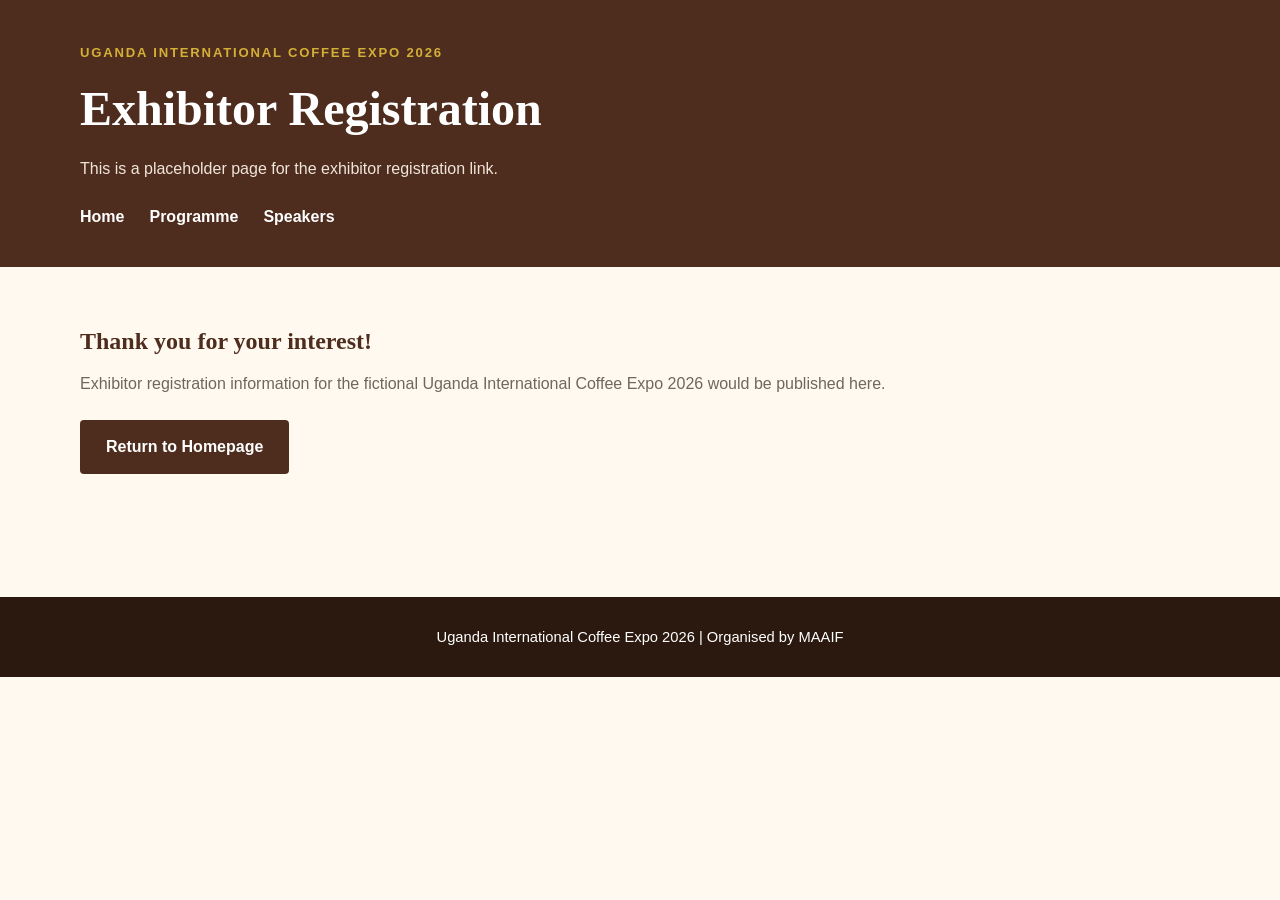
<file: exhibitors.html>
<!DOCTYPE html>
<html lang="en">
<head>
    <meta charset="UTF-8">
    <meta name="viewport" content="width=device-width, initial-scale=1.0">
    <title>Exhibitor Registration | Uganda International Coffee Expo 2026</title>
    <link rel="stylesheet" href="expo.css">
</head>
<body>
    <header class="page-header">
        <div class="section-container">
            <p class="eyebrow">Uganda International Coffee Expo 2026</p>
            <h1>Exhibitor Registration</h1>
            <p>This is a placeholder page for the exhibitor registration link.</p>
            <nav class="main-nav" aria-label="Main navigation">
                <a href="index.html">Home</a>
                <a href="programme.html">Programme</a>
                <a href="speakers.html">Speakers</a>
            </nav>
        </div>
    </header>
    <main class="section-container page-content placeholder-content">
        <h2>Thank you for your interest!</h2>
        <p>Exhibitor registration information for the fictional Uganda International Coffee Expo 2026 would be published here.</p>
        <a class="button button-brown" href="index.html">Return to Homepage</a>
    </main>
    <footer class="site-footer">
        <p>Uganda International Coffee Expo 2026 | Organised by MAAIF</p>
    </footer>
</body>
</html>
</file>
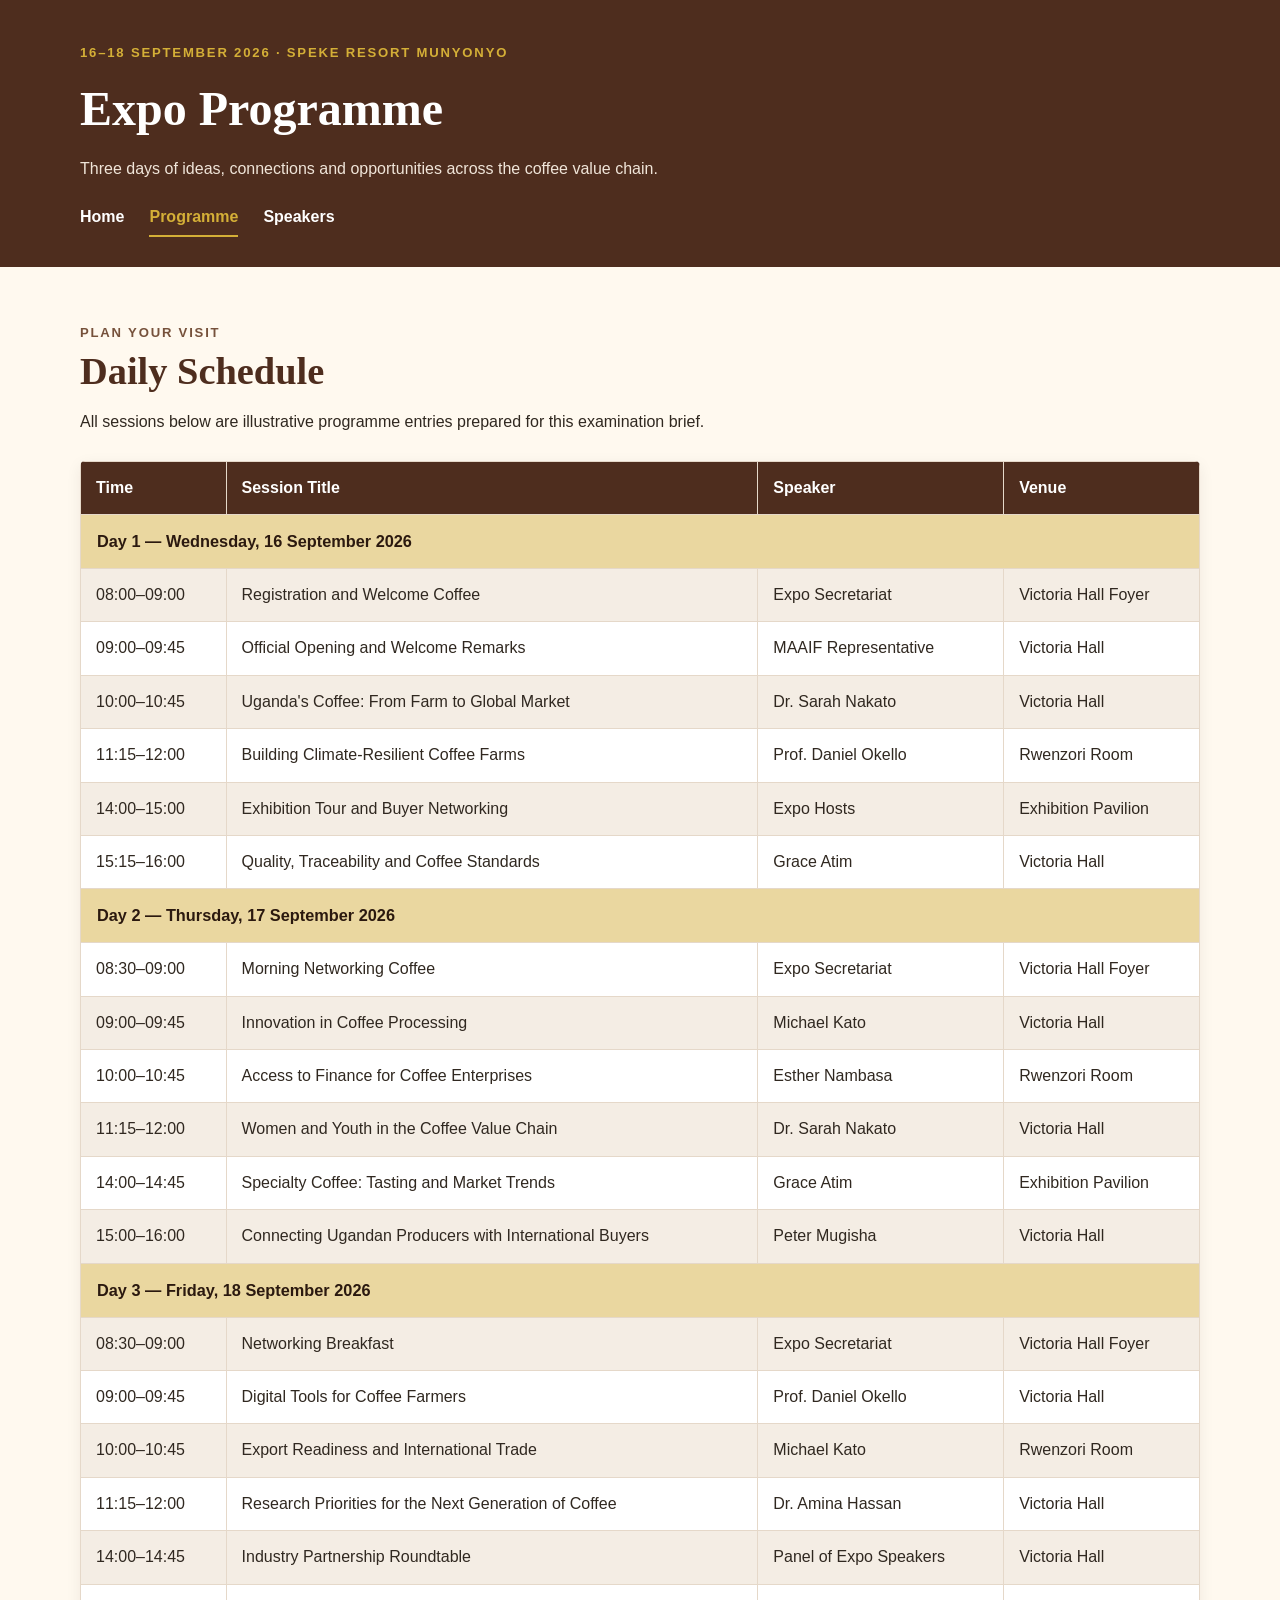
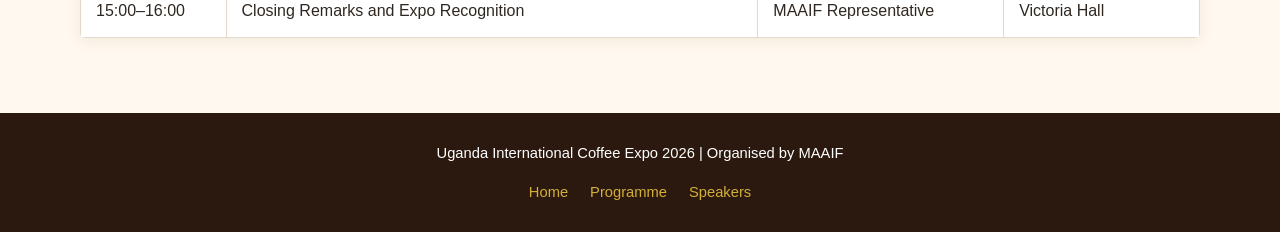
<file: programme.html>
<!DOCTYPE html>
<html lang="en">
<head>
    <meta charset="UTF-8">
    <meta name="viewport" content="width=device-width, initial-scale=1.0">
    <title>Programme | Uganda International Coffee Expo 2026</title>
    <!-- The external stylesheet controls all page presentation. -->
    <link rel="stylesheet" href="expo.css">
</head>
<body>
    <header class="page-header">
        <div class="section-container">
            <p class="eyebrow">16–18 September 2026 · Speke Resort Munyonyo</p>
            <h1>Expo Programme</h1>
            <p>Three days of ideas, connections and opportunities across the coffee value chain.</p>
            <nav class="main-nav" aria-label="Main navigation">
                <a href="index.html">Home</a>
                <a class="active" href="programme.html">Programme</a>
                <a href="speakers.html">Speakers</a>
            </nav>
        </div>
    </header>

    <main class="section-container page-content">
        <div class="section-heading">
            <p class="eyebrow">Plan your visit</p>
            <h2>Daily Schedule</h2>
            <p>All sessions below are illustrative programme entries prepared for this examination brief.</p>
        </div>

        <div class="table-wrapper">
            <table class="expo-table schedule-table">
                <thead>
                    <tr>
                        <th scope="col">Time</th>
                        <th scope="col">Session Title</th>
                        <th scope="col">Speaker</th>
                        <th scope="col">Venue</th>
                    </tr>
                </thead>
                <tbody>
                    <tr class="day-heading"><th colspan="4" scope="colgroup">Day 1 — Wednesday, 16 September 2026</th></tr>
                    <tr><td>08:00–09:00</td><td>Registration and Welcome Coffee</td><td>Expo Secretariat</td><td>Victoria Hall Foyer</td></tr>
                    <tr><td>09:00–09:45</td><td>Official Opening and Welcome Remarks</td><td>MAAIF Representative</td><td>Victoria Hall</td></tr>
                    <tr><td>10:00–10:45</td><td>Uganda's Coffee: From Farm to Global Market</td><td>Dr. Sarah Nakato</td><td>Victoria Hall</td></tr>
                    <tr><td>11:15–12:00</td><td>Building Climate-Resilient Coffee Farms</td><td>Prof. Daniel Okello</td><td>Rwenzori Room</td></tr>
                    <tr><td>14:00–15:00</td><td>Exhibition Tour and Buyer Networking</td><td>Expo Hosts</td><td>Exhibition Pavilion</td></tr>
                    <tr><td>15:15–16:00</td><td>Quality, Traceability and Coffee Standards</td><td>Grace Atim</td><td>Victoria Hall</td></tr>

                    <tr class="day-heading"><th colspan="4" scope="colgroup">Day 2 — Thursday, 17 September 2026</th></tr>
                    <tr><td>08:30–09:00</td><td>Morning Networking Coffee</td><td>Expo Secretariat</td><td>Victoria Hall Foyer</td></tr>
                    <tr><td>09:00–09:45</td><td>Innovation in Coffee Processing</td><td>Michael Kato</td><td>Victoria Hall</td></tr>
                    <tr><td>10:00–10:45</td><td>Access to Finance for Coffee Enterprises</td><td>Esther Nambasa</td><td>Rwenzori Room</td></tr>
                    <tr><td>11:15–12:00</td><td>Women and Youth in the Coffee Value Chain</td><td>Dr. Sarah Nakato</td><td>Victoria Hall</td></tr>
                    <tr><td>14:00–14:45</td><td>Specialty Coffee: Tasting and Market Trends</td><td>Grace Atim</td><td>Exhibition Pavilion</td></tr>
                    <tr><td>15:00–16:00</td><td>Connecting Ugandan Producers with International Buyers</td><td>Peter Mugisha</td><td>Victoria Hall</td></tr>

                    <tr class="day-heading"><th colspan="4" scope="colgroup">Day 3 — Friday, 18 September 2026</th></tr>
                    <tr><td>08:30–09:00</td><td>Networking Breakfast</td><td>Expo Secretariat</td><td>Victoria Hall Foyer</td></tr>
                    <tr><td>09:00–09:45</td><td>Digital Tools for Coffee Farmers</td><td>Prof. Daniel Okello</td><td>Victoria Hall</td></tr>
                    <tr><td>10:00–10:45</td><td>Export Readiness and International Trade</td><td>Michael Kato</td><td>Rwenzori Room</td></tr>
                    <tr><td>11:15–12:00</td><td>Research Priorities for the Next Generation of Coffee</td><td>Dr. Amina Hassan</td><td>Victoria Hall</td></tr>
                    <tr><td>14:00–14:45</td><td>Industry Partnership Roundtable</td><td>Panel of Expo Speakers</td><td>Victoria Hall</td></tr>
                    <tr><td>15:00–16:00</td><td>Closing Remarks and Expo Recognition</td><td>MAAIF Representative</td><td>Victoria Hall</td></tr>
                </tbody>
            </table>
        </div>
    </main>

    <footer class="site-footer">
        <p>Uganda International Coffee Expo 2026 | Organised by MAAIF</p>
        <nav class="footer-nav" aria-label="Footer navigation">
            <a href="index.html">Home</a>
            <a href="programme.html">Programme</a>
            <a href="speakers.html">Speakers</a>
        </nav>
    </footer>
</body>
</html>
</file>
<file: expo.css>
/* =========================================================
   UGANDA INTERNATIONAL COFFEE EXPO 2026
   External stylesheet shared by all expo pages.
   ========================================================= */

/* Reset browser defaults and establish the expo colour palette. */
* {
    margin: 0;
    padding: 0;
    box-sizing: border-box;
}

:root {
    --coffee-brown: #4E2D1E;
    --coffee-dark: #2B190F;
    --coffee-medium: #76513B;
    --gold: #D4AF37;
    --cream: #FFF9EF;
    --paper: #FFFFFF;
    --text: #302820;
    --muted: #70665D;
    --line: #E5D8C9;
}

html {
    scroll-behavior: smooth;
}

body {
    font-family: Arial, Helvetica, sans-serif;
    line-height: 1.65;
    color: var(--text);
    background-color: var(--cream);
}

a {
    color: inherit;
}

.section-container {
    width: min(1120px, 92%);
    margin: 0 auto;
}

.eyebrow {
    color: var(--coffee-medium);
    font-size: 0.82rem;
    font-weight: 700;
    letter-spacing: 1.8px;
    text-transform: uppercase;
}

/* HOMEPAGE HERO */
.hero {
    position: relative;
    height: 500px;
    overflow: hidden;
    background-color: var(--coffee-dark);
}

.hero-image {
    display: block;
    width: 100%;
    height: 500px;
    object-fit: cover;
}

.hero-overlay {
    position: absolute;
    inset: 0;
    display: flex;
    flex-direction: column;
    align-items: center;
    justify-content: center;
    gap: 14px;
    padding: 30px 6%;
    color: var(--paper);
    text-align: center;
    background: linear-gradient(rgba(25, 14, 8, 0.35), rgba(25, 14, 8, 0.78));
}

.hero-overlay .eyebrow {
    color: var(--gold);
}

.hero-overlay h1 {
    max-width: 950px;
    font-family: Georgia, "Times New Roman", serif;
    font-size: clamp(2.2rem, 5.5vw, 4.2rem);
    line-height: 1.12;
}

.hero-overlay h2 {
    font-size: clamp(1rem, 2vw, 1.35rem);
    font-weight: 500;
}

/* BUTTONS */
.button {
    display: inline-block;
    padding: 12px 24px;
    border: 2px solid transparent;
    border-radius: 4px;
    font-weight: 700;
    text-decoration: none;
    transition: background-color 0.2s ease, color 0.2s ease;
}

.button-gold {
    margin-top: 10px;
    color: var(--coffee-dark);
    background-color: var(--gold);
}

.button-gold:hover {
    background-color: #E6C85B;
}

.button-outline {
    color: var(--paper);
    border-color: var(--gold);
}

.button-outline:hover {
    color: var(--coffee-dark);
    background-color: var(--gold);
}

.button-brown {
    color: var(--paper);
    background-color: var(--coffee-brown);
}

.button-brown:hover {
    background-color: var(--coffee-dark);
}

/* HOMEPAGE INTRODUCTION */
.intro {
    padding-top: 65px;
    padding-bottom: 45px;
}

.intro h2,
.section-heading h2 {
    margin: 5px 0 15px;
    color: var(--coffee-brown);
    font-family: Georgia, "Times New Roman", serif;
    font-size: clamp(1.8rem, 3vw, 2.5rem);
    line-height: 1.2;
}

.intro p:not(.eyebrow) {
    max-width: 950px;
    margin-top: 13px;
    color: var(--muted);
}

/* KEY HIGHLIGHTS — FLEXBOX */
.highlights {
    padding-top: 25px;
    padding-bottom: 75px;
}

.section-heading {
    margin-bottom: 25px;
}

.highlight-grid {
    display: flex;
    flex-wrap: wrap;
    gap: 20px;
}

.highlight-card {
    flex: 1 1 210px;
    min-height: 165px;
    padding: 25px 18px;
    border: 1px solid var(--line);
    border-bottom: 5px solid #4E2D1E;
    border-radius: 5px;
    background-color: var(--paper);
    text-align: center;
}

.highlight-number {
    color: var(--gold);
    font-family: Georgia, "Times New Roman", serif;
    font-size: 2.8rem;
    font-weight: 700;
    line-height: 1.2;
}

.highlight-card h3 {
    margin-top: 10px;
    color: var(--coffee-brown);
    font-size: 1rem;
}

/* HOMEPAGE CALLOUT */
.callout {
    padding: 42px 0;
    color: var(--paper);
    background-color: var(--coffee-brown);
}

.callout-inner {
    display: flex;
    align-items: center;
    justify-content: space-between;
    gap: 25px;
}

.callout .eyebrow {
    color: var(--gold);
}

.callout h2 {
    margin: 4px 0;
    font-family: Georgia, "Times New Roman", serif;
    font-size: 1.8rem;
}

.callout p:not(.eyebrow) {
    color: #F0E5D9;
}

/* SECONDARY PAGE HEADERS AND NAVIGATION */
.page-header {
    padding: 42px 0 30px;
    color: var(--paper);
    background-color: var(--coffee-brown);
}

.page-header .eyebrow {
    color: var(--gold);
}

.page-header h1 {
    margin: 5px 0 8px;
    font-family: Georgia, "Times New Roman", serif;
    font-size: clamp(2rem, 4vw, 3rem);
}

.page-header > div > p:not(.eyebrow) {
    color: #F0E5D9;
}

.main-nav {
    display: flex;
    flex-wrap: wrap;
    gap: 10px 25px;
    margin-top: 22px;
}

.main-nav a {
    padding-bottom: 4px;
    color: var(--paper);
    font-weight: 700;
    text-decoration: none;
    border-bottom: 2px solid transparent;
}

.main-nav a:hover,
.main-nav a.active {
    color: var(--gold);
    border-bottom-color: var(--gold);
}

.page-content {
    padding-top: 55px;
    padding-bottom: 75px;
}

/* TABLES — PROGRAMME, SPEAKERS AND CALL FOR PAPERS */
.table-wrapper {
    width: 100%;
    overflow-x: auto;
    margin-top: 18px;
    border-radius: 5px;
    box-shadow: 0 4px 15px rgba(43, 25, 15, 0.07);
}

.expo-table {
    width: 100%;
    border-collapse: collapse;
    background-color: var(--paper);
    text-align: left;
}

.expo-table th,
.expo-table td {
    padding: 13px 15px;
    border: 1px solid var(--line);
    vertical-align: top;
}

.expo-table thead th {
    color: var(--paper);
    background-color: var(--coffee-brown);
    font-weight: 700;
}

.expo-table tbody tr:nth-child(even) {
    background-color: #F4EDE4;
}

.expo-table tbody tr:nth-child(odd) {
    background-color: var(--paper);
}

.schedule-table {
    min-width: 760px;
}

.schedule-table .day-heading th {
    padding: 13px 16px;
    color: var(--coffee-dark);
    background-color: #EAD7A0;
    font-size: 1.02rem;
    text-align: left;
}

/* SPEAKERS PAGE — FLEXBOX CARDS */
.speakers-section {
    margin-bottom: 65px;
}

.speaker-grid {
    display: flex;
    flex-wrap: wrap;
    gap: 25px;
}

.speaker-card {
    flex: 1 1 calc(50% - 25px);
    min-width: 280px;
    display: flex;
    flex-direction: column;
    overflow: hidden;
    border: 1px solid var(--line);
    border-radius: 8px;
    background-color: var(--paper);
    box-shadow: 0 4px 15px rgba(43, 25, 15, 0.07);
}

.speaker-card img {
    display: block;
    width: 100%;
    height: 200px;
    object-fit: cover;
    border-radius: 8px;
}

.speaker-details {
    padding: 20px;
}

.speaker-details h3 {
    margin-bottom: 5px;
    color: var(--coffee-brown);
    font-family: Georgia, "Times New Roman", serif;
    font-size: 1.35rem;
}

.speaker-role {
    color: var(--coffee-medium);
    font-weight: 700;
}

.speaker-org {
    margin-bottom: 12px;
    color: var(--muted);
    font-size: 0.92rem;
    font-style: italic;
}

.speaker-details p:last-child {
    color: var(--text);
}

/* ADDITIONAL SPEAKERS */
.additional-speakers {
    margin-bottom: 65px;
}

.additional-speakers .expo-table {
    min-width: 680px;
}

/* CALL FOR PAPERS */
.call-for-papers > p {
    margin: 12px 0;
    color: var(--muted);
}

.dates-heading {
    margin-top: 28px;
    color: var(--coffee-brown);
    font-family: Georgia, "Times New Roman", serif;
    font-size: 1.35rem;
}

.status {
    display: inline-block;
    padding: 3px 9px;
    border-radius: 20px;
    font-size: 0.82rem;
    font-weight: 700;
}

.status-closed {
    color: #713B24;
    background-color: #F1DFD2;
}

.status-complete {
    color: #28543B;
    background-color: #DDEBDD;
}

/* EXHIBITOR PLACEHOLDER PAGE */
.placeholder-content {
    min-height: 330px;
}

.placeholder-content h2 {
    margin-bottom: 10px;
    color: var(--coffee-brown);
    font-family: Georgia, "Times New Roman", serif;
}

.placeholder-content p {
    margin-bottom: 22px;
    color: var(--muted);
}

/* FOOTER */
.site-footer {
    padding: 28px 20px;
    color: var(--paper);
    background-color: var(--coffee-dark);
    text-align: center;
    font-size: 0.92rem;
}

.site-footer p + p {
    margin-top: 4px;
    color: #D9C9B9;
}

.footer-nav {
    display: flex;
    flex-wrap: wrap;
    justify-content: center;
    gap: 10px 22px;
    margin-top: 15px;
}

.footer-nav a {
    color: var(--gold);
    text-decoration: none;
}

.footer-nav a:hover {
    text-decoration: underline;
}

/* RESPONSIVE LAYOUT */
@media (max-width: 700px) {
    .hero,
    .hero-image {
        height: 500px;
    }

    .hero-overlay h2 {
        max-width: 500px;
    }

    .callout-inner {
        align-items: flex-start;
        flex-direction: column;
    }

    .speaker-card {
        flex-basis: 100%;
    }

    .intro {
        padding-top: 45px;
    }

    .page-content {
        padding-top: 40px;
    }
}

@media (max-width: 420px) {
    .hero-overlay {
        padding: 20px 5%;
    }

    .hero-overlay h1 {
        font-size: 2rem;
    }

    .hero-overlay h2 {
        font-size: 0.95rem;
    }

    .highlight-card {
        flex-basis: 100%;
    }

    .page-header {
        padding-top: 30px;
    }
}
</file>
